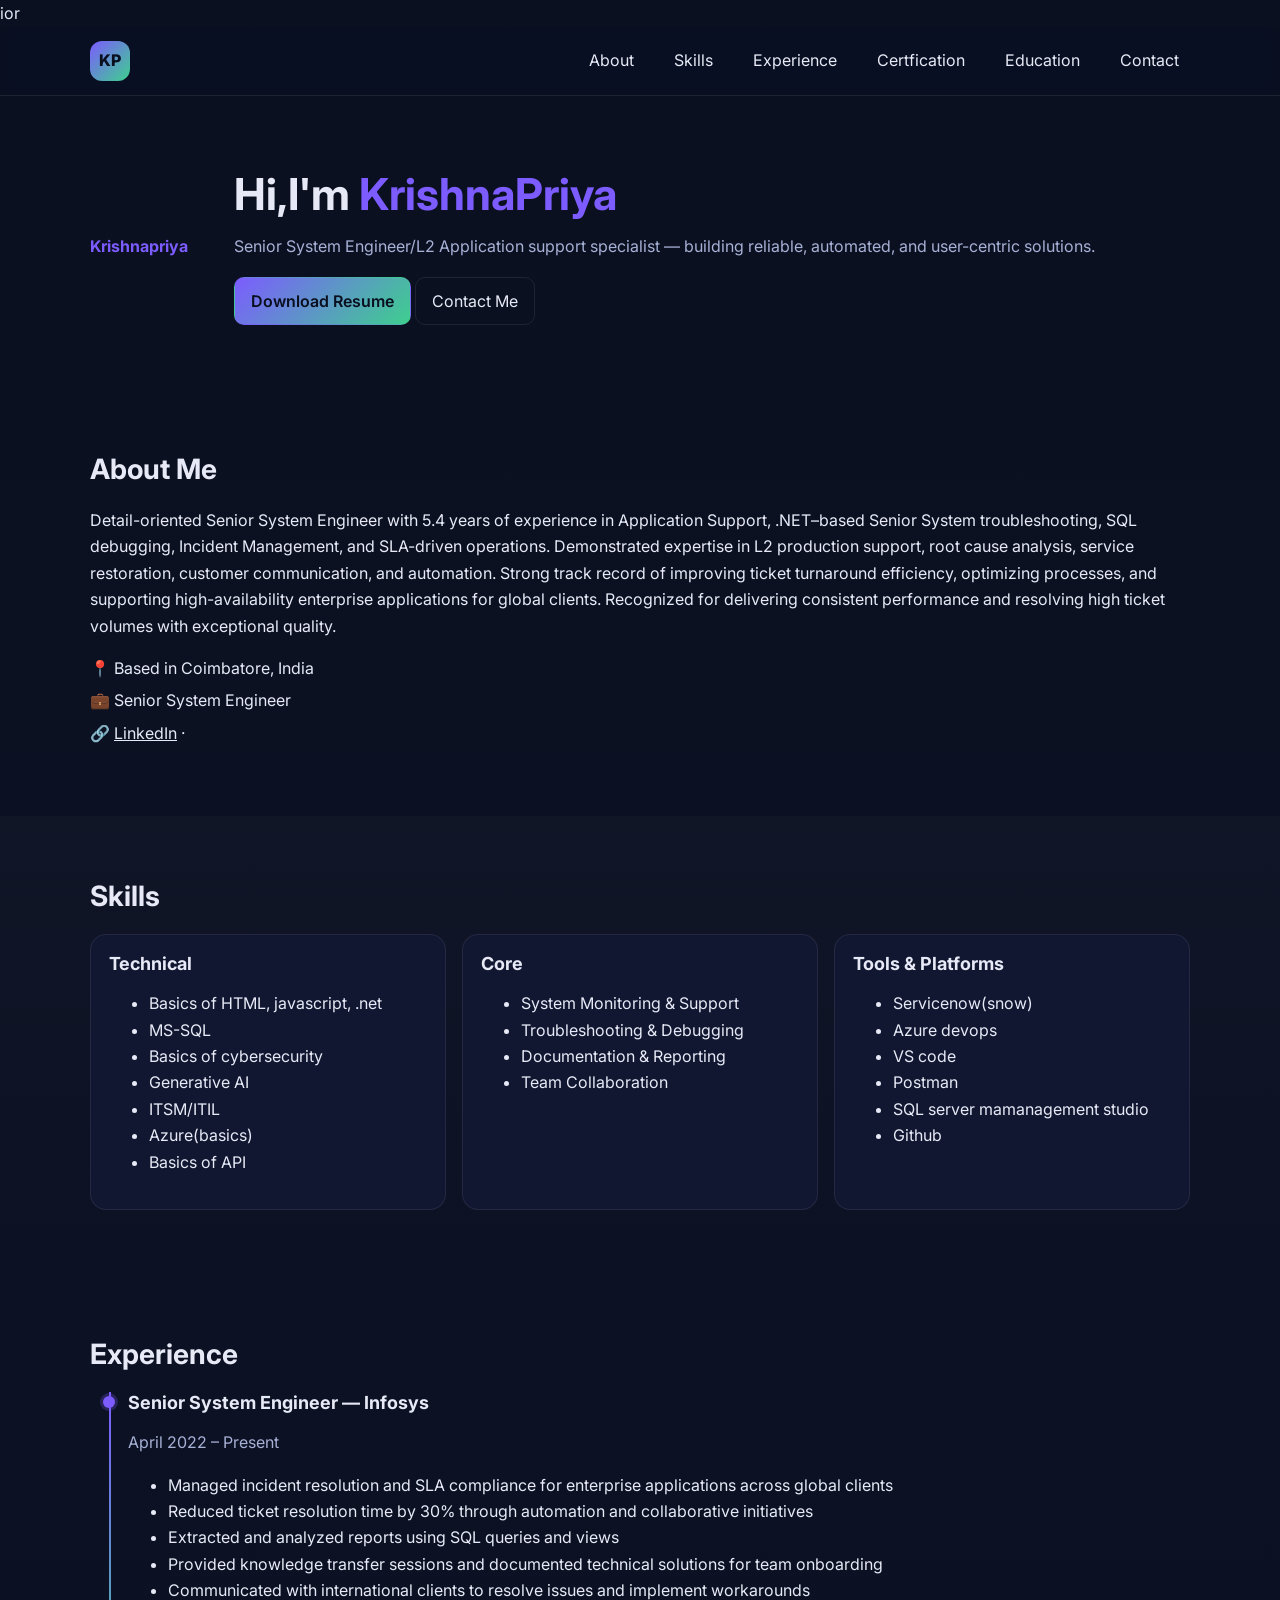
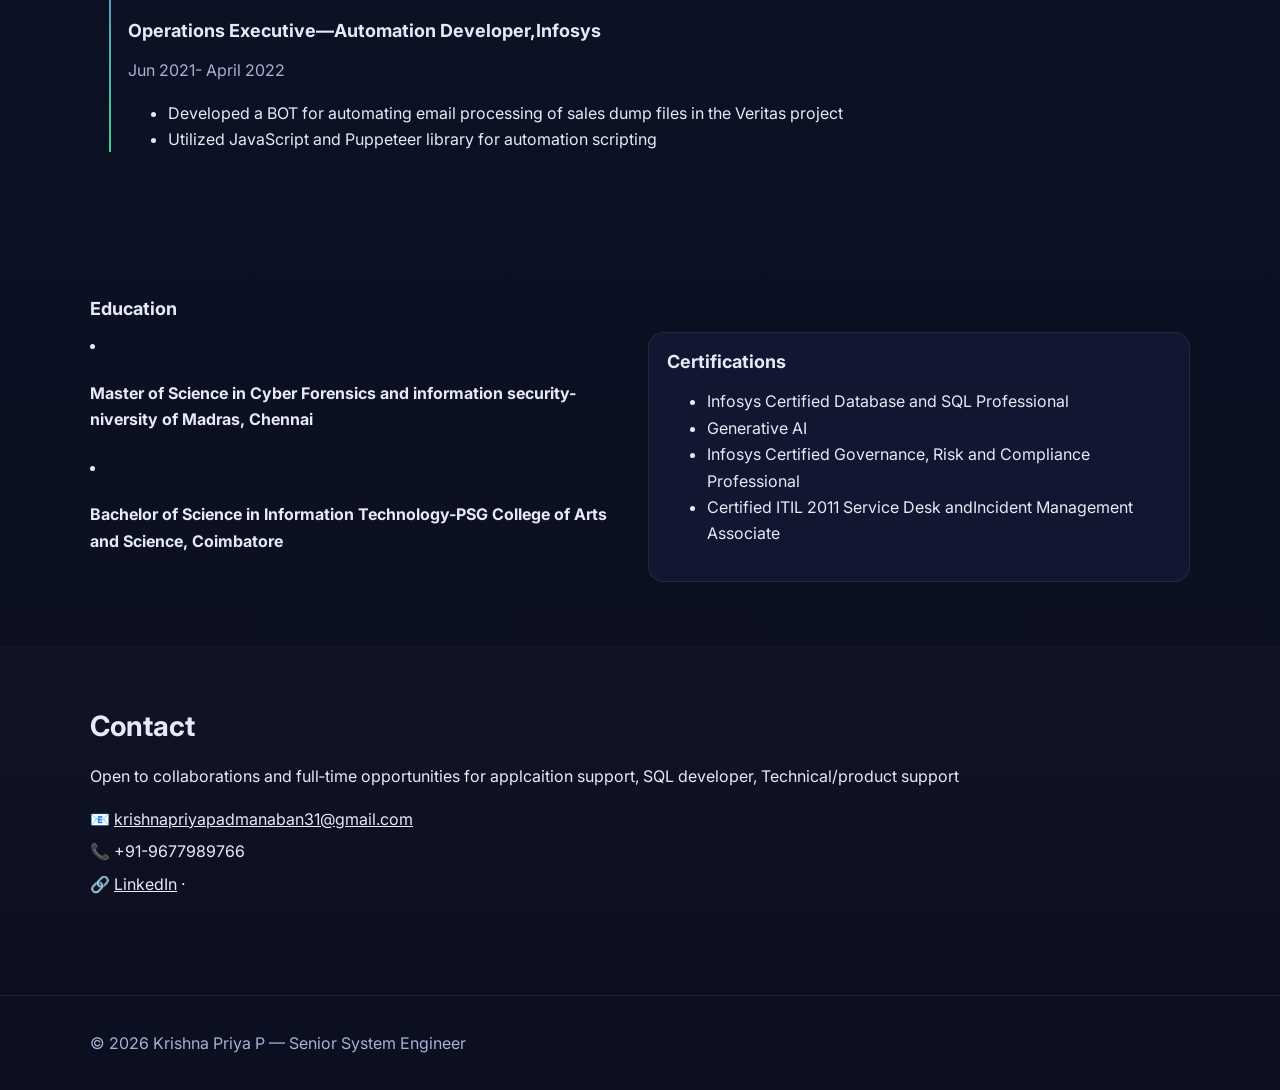
<file: index.html>
ior<!DOCTYPE html>
<html lang="en">
<head>
  <meta charset="UTF-8" />
  <meta name="viewport" content="width=device-width, initial-scale=1.0" />
  <title>KrishnaPriya P Senior System Engineer/L2 Application support specialist</title>
  <meta name="description" content="Portfolio of KrishnaPriya P, Senior System Engineer — projects, skills, experience, and contact information." />
  <link rel="preconnect" href="https://fonts.googleapis.com" />
  <link rel="preconnect" href="https://fonts.gstatic.com" crossorigin />
  <link href="https://fonts.googleapis.com/css2?family=Inter:wght@400;500;600;700&display=swap" rel="stylesheet" />
  <link rel="stylesheet" href="style.css" />
</head>
<body>
  <header class="site-header">
    <div class="container nav">
      <a class="brand" href="#home">KP</a>
      <nav id="nav" class="nav-links">
        <a href="#about">About</a>
        <a href="#skills">Skills</a>
        <a href="#experience">Experience</a>
        <a href="#Certfications">Certfication</a>
        <a href="#education">Education</a>
        <a href="#contact">Contact</a>
      </nav>
      <button class="menu-btn" aria-label="Toggle navigation" onclick="document.getElementById('nav').classList.toggle('open')">☰</button>
    </div>
  </header>

  <main>
    <!-- Hero / About -->
    <section id="home" class="section hero">
      <div class="container hero-grid">
        <div class="highlight bold" aria-hidden="true"><h4>Krishnapriya</h4></div>
        <div>
          <h1>Hi,I'm  <span class="highlight"> KrishnaPriya</span></h1>
          <p class="subtitle">Senior System Engineer/L2 Application support specialist — building reliable, automated, and user-centric solutions.</p>
          <div class="cta">
            <a class="btn primary" href="KRISHNAPRIYA updated resume 1.5.pdf" <Download>Download Resume</a>
            <a class="btn" href="#contact">Contact Me</a>
          </div>
        </div>
      </div>
    </section>

    <section id="about" class="section">
      <div class="container">
        <h2>About Me</h2>
        <p>
          Detail-oriented Senior System Engineer with 5.4 years of experience in Application Support, .NET–based Senior System troubleshooting, SQL debugging, Incident Management, and SLA-driven operations. Demonstrated expertise in L2 production support, root cause analysis, service restoration, customer communication, and automation. Strong track record of improving ticket turnaround efficiency, optimizing processes, and supporting high-availability enterprise applications for global clients. Recognized for delivering consistent performance and resolving high ticket volumes with exceptional quality.
        </p>
        <ul class="about-list">
          <li>📍 Based in Coimbatore, India</li>
          <li>💼 Senior System Engineer</li>
          <li>🔗 <a href="https://www.linkedin.com/in/krishnapriya-padmanabhan-84394a1a4?utm_source=share&utm_campaign=share_via&utm_content=profile&utm_medium=android_app">LinkedIn</a> ·
              
        </ul>
      </div>
    </section>

    <section id="skills" class="section alt">
      <div class="container">
        <h2>Skills</h2>
        <div class="grid-3">
          <div class="card">
            <h3>Technical</h3>
            <ul>
              <li>Basics of HTML,  javascript, .net</li>
              <li>MS-SQL</li>
              <li>Basics of  cybersecurity</li>
              <li>Generative AI</li>
              <li>ITSM/ITIL</li>
              <li>Azure(basics)</li>
              <li>Basics of API</li>
            </ul>
          </div>
          <div class="card">
            <h3>Core</h3>
            <ul>
              <li>System Monitoring & Support</li>
              <li>Troubleshooting & Debugging</li>
              <li>Documentation & Reporting</li>
              <li>Team Collaboration</li>
            </ul>
          </div>
          <div class="card">
            <h3>Tools & Platforms</h3>
            <ul>
              <li>Servicenow(snow)</li>
              <li>Azure devops</li>
              <li>VS code</li>
              <li>Postman</li>
              <li>SQL server mamanagement studio</li> 
              <li>Github </li>
            </ul>
          </div>
        </div>
      </div>
    </section>

    <section id="experience" class="section">
      <div class="container">
        <h2>Experience</h2>
        <div class="timeline">
          <div class="timeline-item">
            <div class="dot"></div>
            <div class="content">
              <h3>Senior System Engineer — Infosys</h3>
              <p class="muted">April 2022 – Present</p>
              <ul>
               <li>Managed incident resolution and SLA compliance for enterprise applications across global clients</li>
              <li> Reduced ticket resolution time by 30% through automation and collaborative initiatives</li>
             <li> Extracted and analyzed reports using SQL queries and views</li>
            <li>Provided knowledge transfer sessions and documented technical solutions for team onboarding</li>
             <li>Communicated with international clients to resolve issues and implement workarounds</li>
              </ul>
            </div>

<div class="content">
              <h3>Operations Executive—Automation Developer,Infosys</h3>
              <p class="muted"> Jun 2021- April 2022</p>
<ul>
<li>Developed a BOT for automating email processing of sales dump files in the Veritas project</li>
<li>Utilized JavaScript and Puppeteer library for automation scripting</li>

          </div>
                  </div>
      </div>
    </section>

      <section id="education" class="section">
      <div class="container">
        <h3>Education</h3>
        <div class="grid-2">
          <div class="Content"
<ul>
         <li><h4>Master of Science in Cyber Forensics and information security-niversity of Madras, Chennai</h4></li>
        <li><h4>Bachelor of Science in Information Technology-PSG College of Arts and Science, Coimbatore</h4></li>
</ul>
          </div>
          <div class="card">
            <h3>Certifications</h3>
            <ul>
              <li>Infosys Certified Database and SQL Professional</li>
              <li> Generative AI </li>                                                                  
              <li>Infosys Certified Governance, Risk and Compliance Professional</li>
<li>Certified ITIL 2011 Service Desk andIncident Management Associate</li>
            </ul>
          </div>
        </div>
      </div>
    </section>

    <section id="contact" class="section alt">
      <div class="container">
        <h2>Contact</h2>
        <p>Open to collaborations and full‑time opportunities for applcaition support, SQL developer, Technical/product support </p>
        <ul class="contact-list">
          <li>📧 <a href="krishnapriyapadmnaban31@gmail.com">krishnapriyapadmanaban31@gmail.com</a></li>
          <li>📞 +91-9677989766</li>
          <li>🔗 <a href="https://www.linkedin.com/in/krishnapriya-padmanabhan-84394a1a4?utm_source=share&utm_campaign=share_via&utm_content=profile&utm_medium=android_app">LinkedIn</a> ·
                    </ul>
      </div>
    </section>
  </main>

  <footer class="site-footer">
    <div class="container">
      <p>© <span id="year"></span> Krishna Priya P — Senior System Engineer</p>
   
    </div>
  </footer>

  <script>
    document.getElementById('year').textContent = new Date().getFullYear();

  </script>
</body>
</html>
</file>
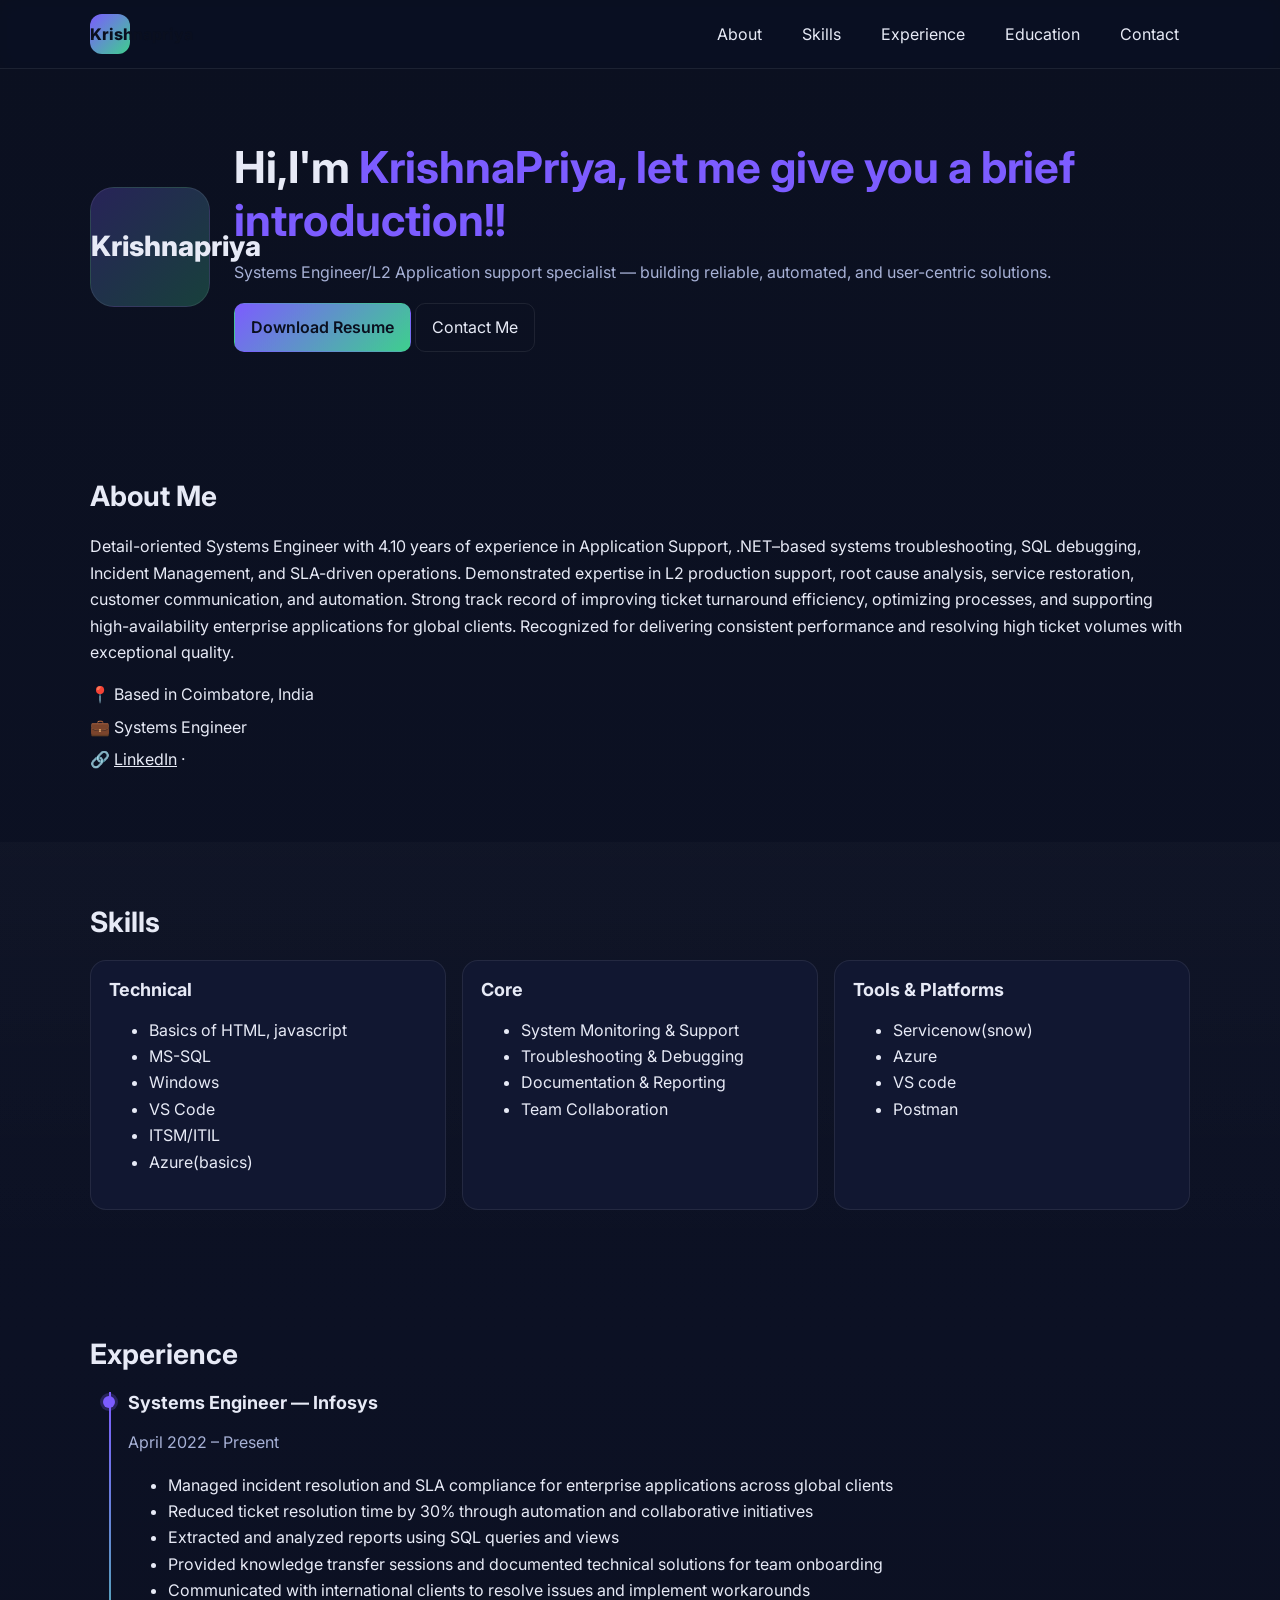
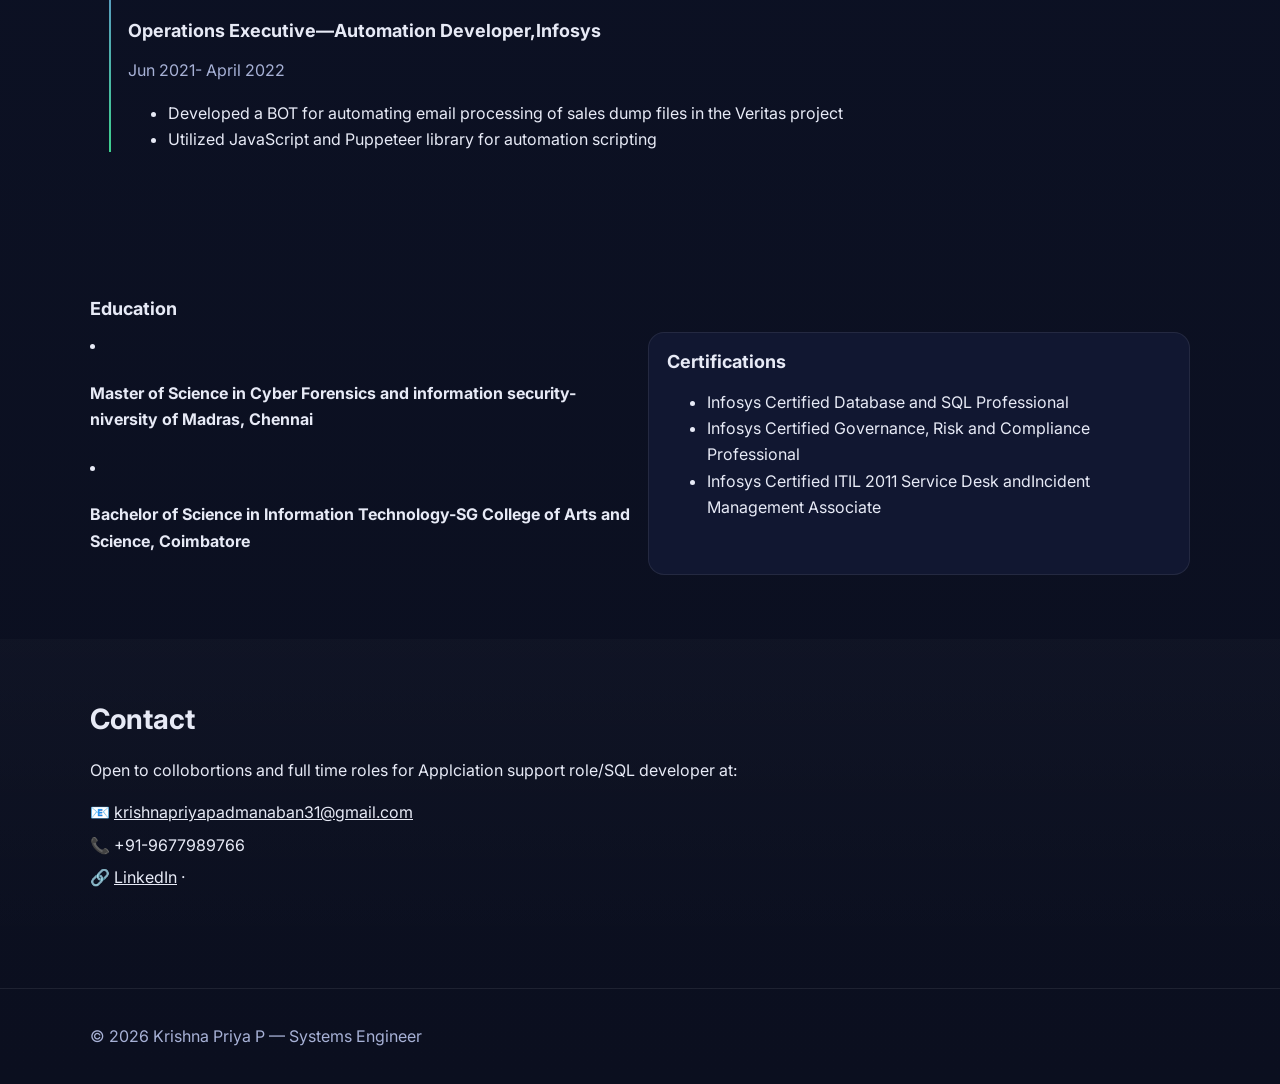
<file: index1.html>
<!DOCTYPE html>
<html lang="en">
<head>
  <meta charset="UTF-8" />
  <meta name="viewport" content="width=device-width, initial-scale=1.0" />
  <title>Krishna Priya P — Systems Engineer/L2 Application support specialist</title>
  <meta name="description" content="Portfolio of Krishna Priya P, Systems Engineer — projects, skills, experience, and contact information." />
  <link rel="preconnect" href="https://fonts.googleapis.com" />
  <link rel="preconnect" href="https://fonts.gstatic.com" crossorigin />
  <link href="https://fonts.googleapis.com/css2?family=Inter:wght@400;500;600;700&display=swap" rel="stylesheet" />
  <link rel="stylesheet" href="style.css" />
</head>
<body>
  <header class="site-header">
    <div class="container nav">
      <a class="brand" href="#home">Krishnapriya</a>
      <nav id="nav" class="nav-links">
        <a href="#about">About</a>
        <a href="#skills">Skills</a>
        <a href="#experience">Experience</a>
        <a href="#Certfications</a>
        <a href="#education">Education</a>
        <a href="#contact">Contact</a>
      </nav>
      <button class="menu-btn" aria-label="Toggle navigation" onclick="document.getElementById('nav').classList.toggle('open')">☰</button>
    </div>
  </header>

  <main>
    <!-- Hero / About -->
    <section id="home" class="section hero">
      <div class="container hero-grid">
        <div class="avatar" aria-hidden="true">Krishnapriya</div>
        <div>
          <h1>Hi,I'm  <span class="highlight"> KrishnaPriya, let me give you a brief introduction!!</span></h1>
          <p class="subtitle">Systems Engineer/L2 Application support specialist — building reliable, automated, and user-centric solutions.</p>
          <div class="cta">
            <a class="btn primary" href="resume.pdf" download>Download Resume</a>
            <a class="btn" href="#contact">Contact Me</a>
          </div>
        </div>
      </div>
    </section>

    <section id="about" class="section">
      <div class="container">
        <h2>About Me</h2>
        <p>
          Detail-oriented Systems Engineer with 4.10 years of experience in Application Support, .NET–based systems troubleshooting, SQL debugging, Incident Management, and SLA-driven operations. Demonstrated expertise in L2 production support, root cause analysis, service restoration, customer communication, and automation. Strong track record of improving ticket turnaround efficiency, optimizing processes, and supporting high-availability enterprise applications for global clients. Recognized for delivering consistent performance and resolving high ticket volumes with exceptional quality.
        </p>
        <ul class="about-list">
          <li>📍 Based in Coimbatore, India</li>
          <li>💼 Systems Engineer</li>
          <li>🔗 <a href=""https://www.linkedin.com/in/krishnapriya-padmanabhan-84394a1a4?utm_source=share&utm_campaign=share_via&utm_content=profile&utm_medium=android_app">LinkedIn</a> ·
              
        </ul>
      </div>
    </section>

    <section id="skills" class="section alt">
      <div class="container">
        <h2>Skills</h2>
        <div class="grid-3">
          <div class="card">
            <h3>Technical</h3>
            <ul>
              <li>Basics of HTML,  javascript</li>
              <li>MS-SQL</li>
              <li> Windows</li>
              <li> VS Code</li>
              <li>ITSM/ITIL</li>
              <li>Azure(basics)</li>
            </ul>
          </div>
          <div class="card">
            <h3>Core</h3>
            <ul>
              <li>System Monitoring & Support</li>
              <li>Troubleshooting & Debugging</li>
    
              <li>Documentation & Reporting</li>
              <li>Team Collaboration</li>
            </ul>
          </div>
          <div class="card">
            <h3>Tools & Platforms</h3>
            <ul>
              <li>Servicenow(snow)</li>
              <li>Azure</li>
              <li>VS code</li>
              <li>Postman</li>
            </ul>
          </div>
        </div>
      </div>
    </section>

    <section id="experience" class="section">
      <div class="container">
        <h2>Experience</h2>
        <div class="timeline">
          <div class="timeline-item">
            <div class="dot"></div>
            <div class="content">
              <h3>Systems Engineer — Infosys</h3>
              <p class="muted">April 2022 – Present</p>
              <ul>
               <li>Managed incident resolution and SLA compliance for enterprise applications across global clients</li>
              <li> Reduced ticket resolution time by 30% through automation and collaborative initiatives</li>
             <li> Extracted and analyzed reports using SQL queries and views</li>
            <li>Provided knowledge transfer sessions and documented technical solutions for team onboarding</li>
             <li>Communicated with international clients to resolve issues and implement workarounds</li>
              </ul>
            </div>

<div class="content">
              <h3>Operations Executive—Automation Developer,Infosys</h3>
              <p class="muted"> Jun 2021- April 2022</p>
<ul>
<li>Developed a BOT for automating email processing of sales dump files in the Veritas project</li>
<li>Utilized JavaScript and Puppeteer library for automation scripting</li>



          </div>
                  </div>
      </div>
    </section>

      <section id="education" class="section">
      <div class="container">
        <h3>Education</h3>
        <div class="grid-2">
          <div class="Content"
<ul>
         <li><h4>Master of Science in Cyber Forensics and information security-niversity of Madras, Chennai</h4></li>
        <li><h4>Bachelor of Science in Information Technology-SG College of Arts and Science, Coimbatore</h4></li>
</ul>
          </div>
          <div class="card">
            <h3>Certifications</h3>
            <ul>
              <li>Infosys Certified Database and SQL Professional</li>
              <li>Infosys Certified Governance, Risk and Compliance Professional</li>
<li>Infosys Certified ITIL 2011 Service Desk andIncident Management Associate</li>
            </ul>
          </div>
        </div>
      </div>
    </section>

    <section id="contact" class="section alt">
      <div class="container">
        <h2>Contact</h2>
        <p>Open to collobortions and full time roles for  Applciation support role/SQL developer at:</p>
        <ul class="contact-list">
          <li>📧 <a href="krishnapriyapadmnaban31@gmail.com">krishnapriyapadmanaban31@gmail.com</a></li>
          <li>📞 +91-9677989766</li>
          <li>🔗 <a href="https://www.linkedin.com/in/krishnapriya-padmanabhan-84394a1a4?utm_source=share&utm_campaign=share_via&utm_content=profile&utm_medium=android_app">LinkedIn</a> ·
                    </ul>
      </div>
    </section>
  </main>

  <footer class="site-footer">
    <div class="container">
      <p>© <span id="year"></span> Krishna Priya P — Systems Engineer</p>
   
    </div>
  </footer>

  <script>
    document.getElementById('year').textContent = new Date().getFullYear();

  </script>
</body>
</html>
</file>
<file: style.css>
:root{--bg:#0b1020;--panel:#0f1530;--text:#e7eaf6;--muted:#a7b1d6;--brand:#7c5cff;--brand-2:#3ecf8e;--card:#111731;--border:rgba(255,255,255,0.08)}
*{box-sizing:border-box}
html,body{margin:0;padding:0}
body{font-family:Inter,system-ui,-apple-system,Segoe UI,Roboto,Arial,sans-serif;background:linear-gradient(180deg,var(--bg),#0c1124 50%,#0b0f1f);color:var(--text);line-height:1.65}
.container{width:min(1100px,92%);margin-inline:auto}
.section{padding:64px 0}
.section.alt{background:linear-gradient(180deg,rgba(255,255,255,0.02),transparent)}
h1,h2,h3{line-height:1.2;margin:0 0 12px}
h1{font-size:clamp(28px,4vw,44px);font-weight:700}
h2{font-size:clamp(22px,3vw,28px);margin-bottom:20px}
h3{font-size:18px}
.subtitle{color:var(--muted);margin:6px 0 18px}
.muted{color:var(--muted)}
.highlight{color:var(--brand)}
.btn{display:inline-block;padding:10px 16px;border-radius:10px;border:1px solid var(--border);background:transparent;color:var(--text);text-decoration:none;transition:.2s}
.btn:hover{transform:translateY(-1px);border-color:rgba(255,255,255,0.18)}
.btn.primary{background:linear-gradient(135deg,var(--brand),var(--brand-2));border-color:transparent;color:#0a0f1f;font-weight:600}
.btn.small{padding:8px 12px;font-size:14px}

.site-header{position:sticky;top:0;z-index:20;background:rgba(11,16,32,.7);backdrop-filter:saturate(160%) blur(10px);border-bottom:1px solid var(--border)}
.nav{display:flex;align-items:center;justify-content:space-between;padding:12px 0}
.brand{display:inline-grid;place-items:center;width:40px;height:40px;border-radius:12px;background:linear-gradient(135deg,var(--brand),var(--brand-2));color:#0a0f1f;font-weight:800;text-decoration:none}
.nav-links{display:flex;gap:18px}
.nav-links a{color:var(--text);text-decoration:none;padding:8px 10px;border-radius:8px;border:1px solid transparent}
.nav-links a:hover{border-color:var(--border)}
.menu-btn{display:none;background:transparent;border:1px solid var(--border);color:var(--text);padding:8px 10px;border-radius:10px}

.hero{padding-top:72px}
.hero-grid{display:grid;grid-template-columns:120px 1fr;gap:24px;align-items:center}
.avatar{display:grid;place-items:center;width:120px;height:120px;border-radius:24px;background:linear-gradient(135deg,rgba(124,92,255,.25),rgba(62,207,142,.25));border:1px solid var(--border);font-weight:800;font-size:28px}

.grid-3{display:grid;grid-template-columns:repeat(3,1fr);gap:16px}
.grid-2{display:grid;grid-template-columns:repeat(2,1fr);gap:16px}
.card{background:var(--card);border:1px solid var(--border);border-radius:16px;padding:18px}
.project .actions{margin-top:10px;display:flex;gap:10px}

.timeline{position:relative;margin-left:10px}
.timeline::before{content:'';position:absolute;left:9px;top:0;bottom:0;width:2px;background:linear-gradient(var(--brand),var(--brand-2))}
.timeline-item{position:relative;padding-left:28px;margin-bottom:18px}
.timeline-item .dot{position:absolute;left:3px;top:4px;width:12px;height:12px;border-radius:50%;background:var(--brand);box-shadow:0 0 0 3px rgba(124,92,255,.25)}

.about-list,.contact-list{list-style:none;padding:0;margin:12px 0 0}
.about-list li,.contact-list li{margin:6px 0}
.about-list a,.contact-list a{color:var(--text)}

.site-footer{border-top:1px solid var(--border);padding:18px 0;margin-top:28px;color:var(--muted)}

@media (max-width:800px){
  .grid-3{grid-template-columns:1fr}
  .grid-2{grid-template-columns:1fr}
  .hero-grid{grid-template-columns:1fr;gap:12px}
  .avatar{width:86px;height:86px;border-radius:18px;font-size:22px}
  .nav-links{display:none;position:absolute;right:4%;top:56px;flex-direction:column;background:var(--panel);border:1px solid var(--border);padding:10px;border-radius:12px}
  .nav-links.open{display:flex}
  .menu-btn{display:inline-block}
}
.card:hover {
  transform: scale(1.03);
  box-shadow: 0 6px 18px rgba(0,0,0,0.25);
  transition: 0.3s ease;
}
</file>
